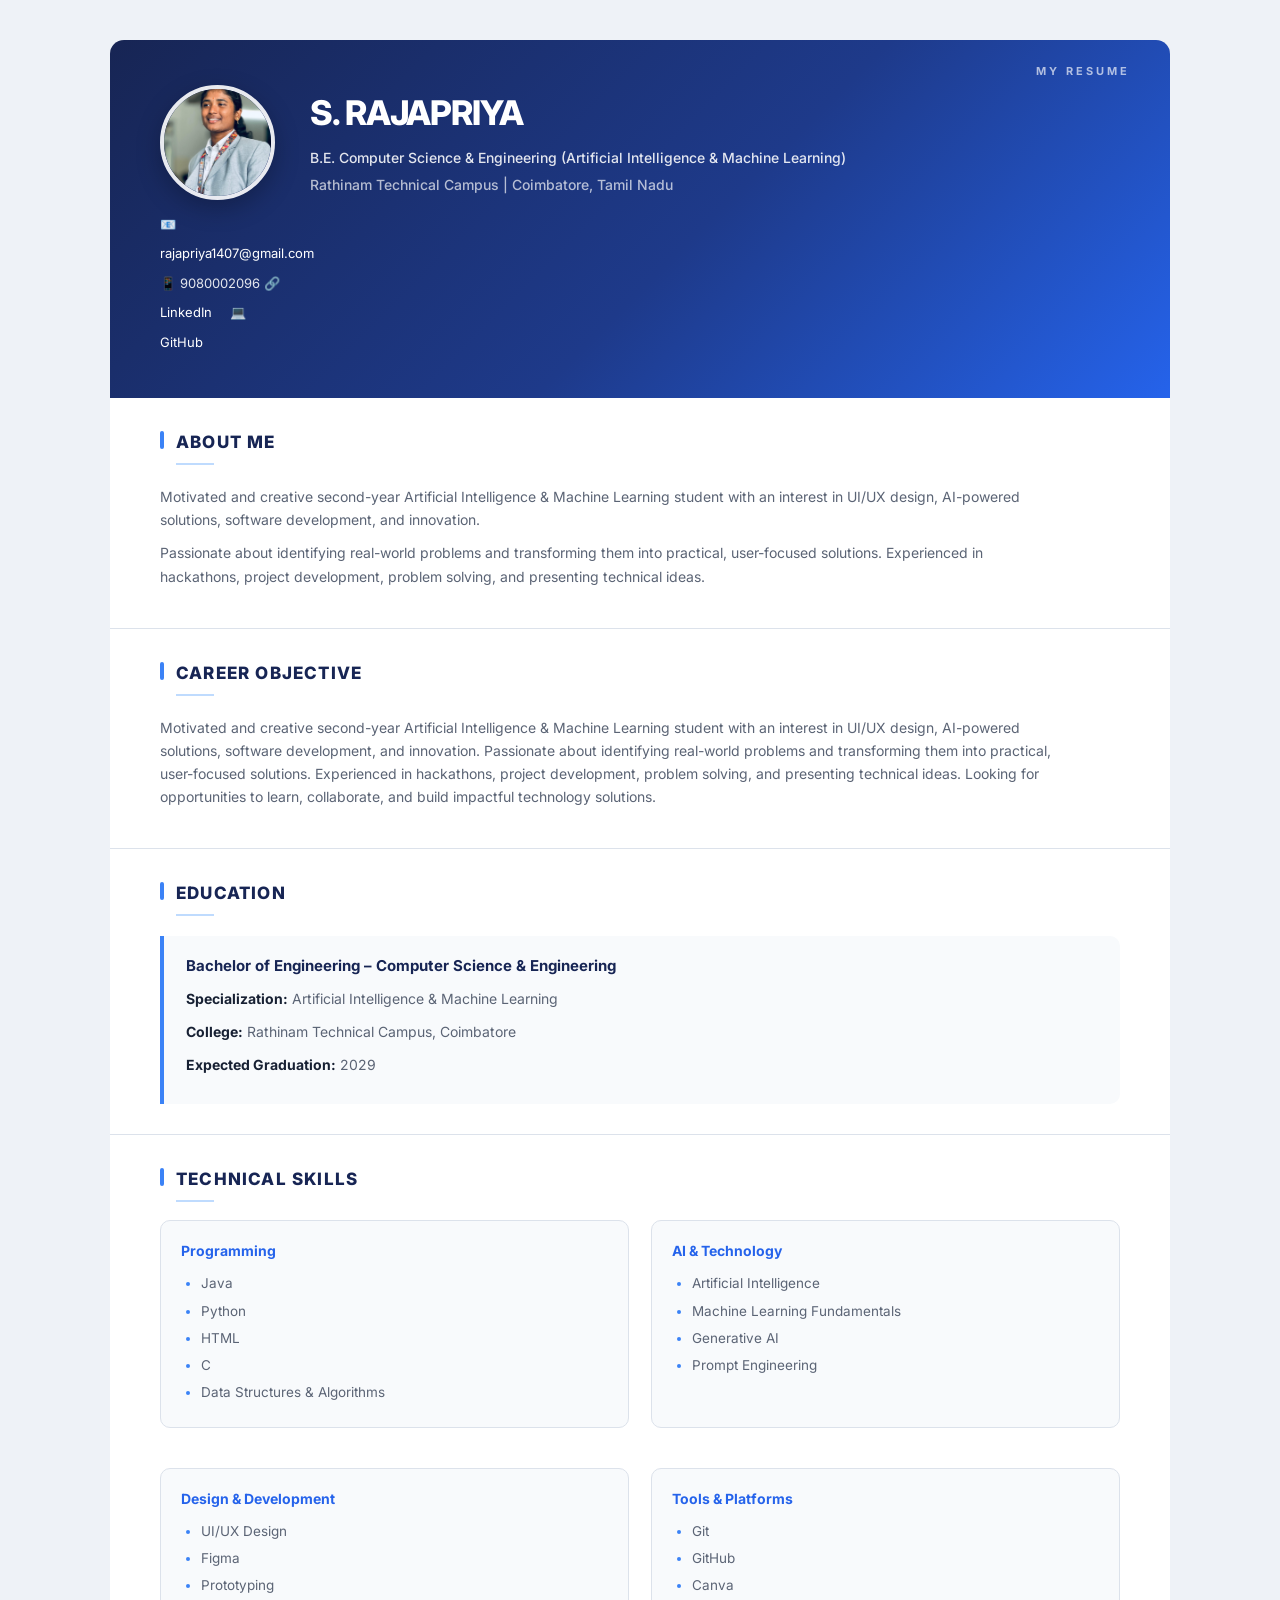
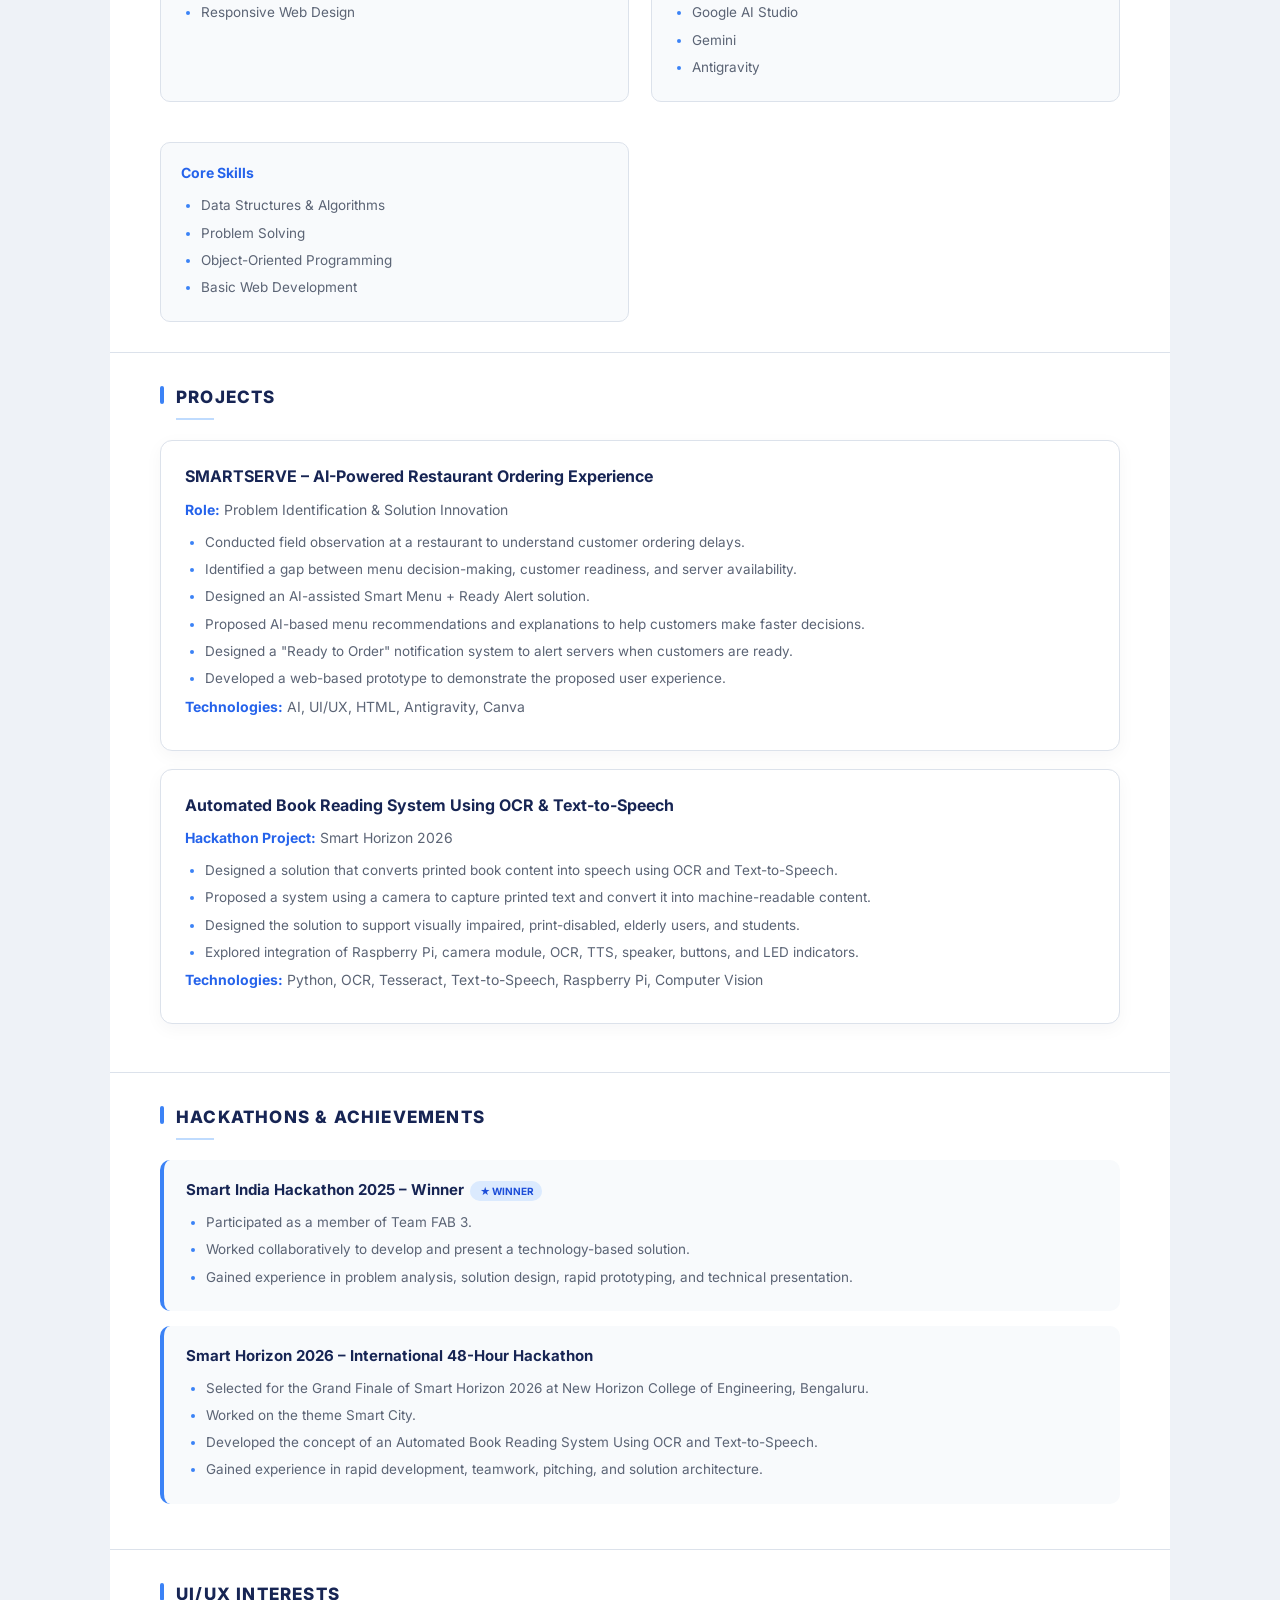
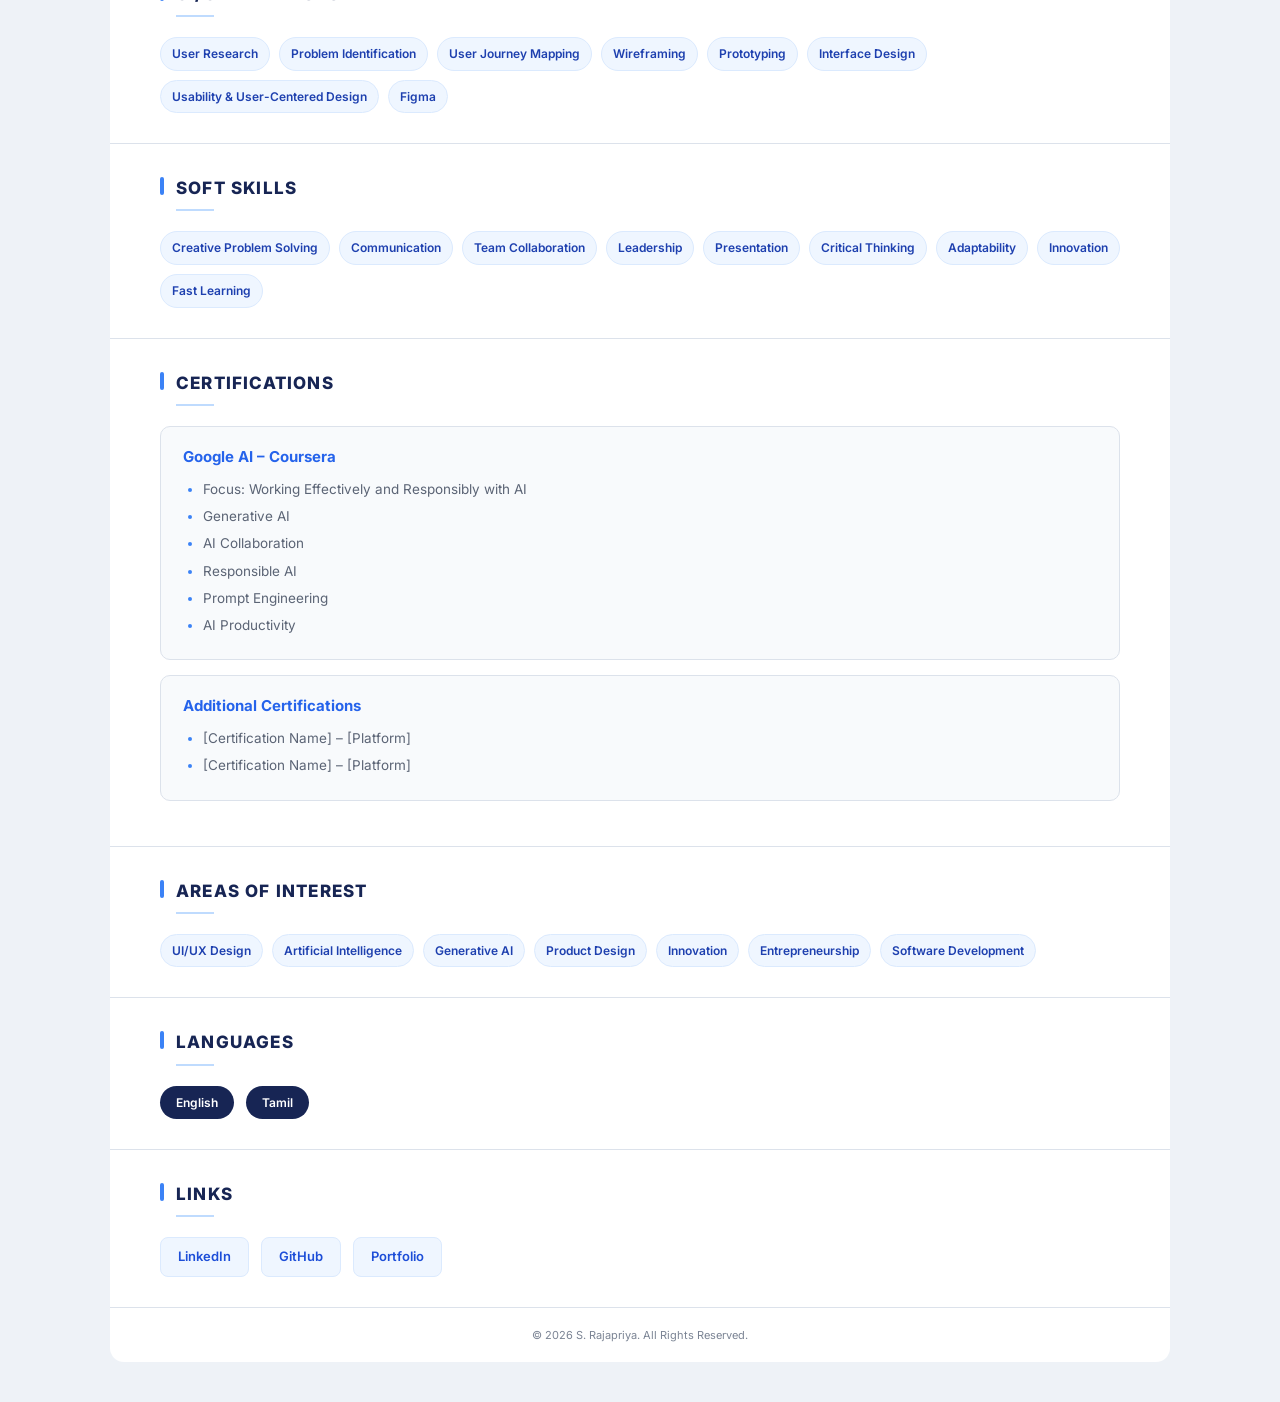
<file: index.html>
<!DOCTYPE html>
<html lang="en">

<head>
    <meta charset="UTF-8">
    <meta name="viewport" content="width=device-width, initial-scale=1.0">
    <title>Rajapriya - Resume</title>
    <link rel="stylesheet" href="style.css">

</head>

<body>

    <!-- Header -->
    <header>
        <h1>MY RESUME</h1>

        <img src="priya.jpeg"
             alt="Rajapriya's photo"
             width="100">

        <h2>S. RAJAPRIYA</h2>

        <p>
            B.E. Computer Science & Engineering
            (Artificial Intelligence & Machine Learning)
        </p>

        <p>
            Rathinam Technical Campus | Coimbatore, Tamil Nadu
        </p>

        <address>
            📧 <a href="mailto:rajapriya1407@gmail.com">
                rajapriya1407@gmail.com
            </a>
            <br>

            📱 9080002096
            <br>

            🔗 <a href="https://www.linkedin.com/" target="_blank">
                LinkedIn
            </a>
            <br>

            💻 <a href="https://github.com/rajapriya1407-boop" target="_blank">
                GitHub
            </a>
        </address>
    </header>


    <!-- About Me -->
    <section>
        <h2>ABOUT ME</h2>

        <p>
            Motivated and creative second-year Artificial Intelligence &
            Machine Learning student with an interest in UI/UX design,
            AI-powered solutions, software development, and innovation.
        </p>

        <p>
            Passionate about identifying real-world problems and transforming
            them into practical, user-focused solutions. Experienced in
            hackathons, project development, problem solving, and presenting
            technical ideas.
        </p>
    </section>


    <!-- Career Objective -->
    <section>
        <h2>CAREER OBJECTIVE</h2>

        <p>
            Motivated and creative second-year Artificial Intelligence &
            Machine Learning student with an interest in UI/UX design,
            AI-powered solutions, software development, and innovation.
            Passionate about identifying real-world problems and transforming
            them into practical, user-focused solutions. Experienced in
            hackathons, project development, problem solving, and presenting
            technical ideas. Looking for opportunities to learn, collaborate,
            and build impactful technology solutions.
        </p>
    </section>


    <!-- Education -->
    <section>
        <h2>EDUCATION</h2>

        <article>
            <h3>Bachelor of Engineering – Computer Science & Engineering</h3>

            <p>
                <strong>Specialization:</strong>
                Artificial Intelligence & Machine Learning
            </p>

            <p>
                <strong>College:</strong>
                Rathinam Technical Campus, Coimbatore
            </p>

            <p>
                <strong>Expected Graduation:</strong> 2029
            </p>
        </article>
    </section>


    <!-- Technical Skills -->
    <section>
        <h2>TECHNICAL SKILLS</h2>

        <article>
            <h3>Programming</h3>
            <ul>
                <li>Java</li>
                <li>Python</li>
                <li>HTML</li>
                <li>C</li>
                <li>Data Structures & Algorithms</li>
            </ul>
        </article>

        <article>
            <h3>AI & Technology</h3>
            <ul>
                <li>Artificial Intelligence</li>
                <li>Machine Learning Fundamentals</li>
                <li>Generative AI</li>
                <li>Prompt Engineering</li>
            </ul>
        </article>

        <article>
            <h3>Design & Development</h3>
            <ul>
                <li>UI/UX Design</li>
                <li>Figma</li>
                <li>Prototyping</li>
                <li>Responsive Web Design</li>
            </ul>
        </article>

        <article>
            <h3>Tools & Platforms</h3>
            <ul>
                <li>Git</li>
                <li>GitHub</li>
                <li>Canva</li>
                <li>Google AI Studio</li>
                <li>Gemini</li>
                <li>Antigravity</li>
            </ul>
        </article>

        <article>
            <h3>Core Skills</h3>
            <ul>
                <li>Data Structures & Algorithms</li>
                <li>Problem Solving</li>
                <li>Object-Oriented Programming</li>
                <li>Basic Web Development</li>
            </ul>
        </article>
    </section>


    <!-- Projects -->
    <section>
        <h2>PROJECTS</h2>

        <article>
            <h3>SMARTSERVE – AI-Powered Restaurant Ordering Experience</h3>

            <p>
                <strong>Role:</strong>
                Problem Identification & Solution Innovation
            </p>

            <ul>
                <li>
                    Conducted field observation at a restaurant to understand
                    customer ordering delays.
                </li>

                <li>
                    Identified a gap between menu decision-making,
                    customer readiness, and server availability.
                </li>

                <li>
                    Designed an AI-assisted Smart Menu + Ready Alert solution.
                </li>

                <li>
                    Proposed AI-based menu recommendations and explanations
                    to help customers make faster decisions.
                </li>

                <li>
                    Designed a "Ready to Order" notification system to alert
                    servers when customers are ready.
                </li>

                <li>
                    Developed a web-based prototype to demonstrate the
                    proposed user experience.
                </li>
            </ul>

            <p>
                <strong>Technologies:</strong>
                AI, UI/UX, HTML, Antigravity, Canva
            </p>
        </article>


        <article>
            <h3>
                Automated Book Reading System Using OCR & Text-to-Speech
            </h3>

            <p>
                <strong>Hackathon Project:</strong>
                Smart Horizon 2026
            </p>

            <ul>
                <li>
                    Designed a solution that converts printed book content
                    into speech using OCR and Text-to-Speech.
                </li>

                <li>
                    Proposed a system using a camera to capture printed text
                    and convert it into machine-readable content.
                </li>

                <li>
                    Designed the solution to support visually impaired,
                    print-disabled, elderly users, and students.
                </li>

                <li>
                    Explored integration of Raspberry Pi, camera module,
                    OCR, TTS, speaker, buttons, and LED indicators.
                </li>
            </ul>

            <p>
                <strong>Technologies:</strong>
                Python, OCR, Tesseract, Text-to-Speech,
                Raspberry Pi, Computer Vision
            </p>
        </article>
    </section>


    <!-- Hackathons and Achievements -->
    <section>
        <h2>HACKATHONS & ACHIEVEMENTS</h2>

        <article>
            <h3>Smart India Hackathon 2025 – Winner</h3>

            <ul>
                <li>
                    Participated as a member of Team FAB 3.
                </li>

                <li>
                    Worked collaboratively to develop and present
                    a technology-based solution.
                </li>

                <li>
                    Gained experience in problem analysis, solution design,
                    rapid prototyping, and technical presentation.
                </li>
            </ul>
        </article>

        <article>
            <h3>
                Smart Horizon 2026 – International 48-Hour Hackathon
            </h3>

            <ul>
                <li>
                    Selected for the Grand Finale of Smart Horizon 2026
                    at New Horizon College of Engineering, Bengaluru.
                </li>

                <li>
                    Worked on the theme Smart City.
                </li>

                <li>
                    Developed the concept of an Automated Book Reading
                    System Using OCR and Text-to-Speech.
                </li>

                <li>
                    Gained experience in rapid development, teamwork,
                    pitching, and solution architecture.
                </li>
            </ul>
        </article>
    </section>


    <!-- UI/UX Interests -->
    <section>
        <h2>UI/UX INTERESTS</h2>

        <ul>
            <li>User Research</li>
            <li>Problem Identification</li>
            <li>User Journey Mapping</li>
            <li>Wireframing</li>
            <li>Prototyping</li>
            <li>Interface Design</li>
            <li>Usability & User-Centered Design</li>
            <li>Figma</li>
        </ul>
    </section>


    <!-- Soft Skills -->
    <section>
        <h2>SOFT SKILLS</h2>

        <ul>
            <li>Creative Problem Solving</li>
            <li>Communication</li>
            <li>Team Collaboration</li>
            <li>Leadership</li>
            <li>Presentation</li>
            <li>Critical Thinking</li>
            <li>Adaptability</li>
            <li>Innovation</li>
            <li>Fast Learning</li>
        </ul>
    </section>


    <!-- Certifications -->
    <section>
        <h2>CERTIFICATIONS</h2>

        <article>
            <h3>Google AI – Coursera</h3>

            <ul>
                <li>
                    Focus: Working Effectively and Responsibly with AI
                </li>

                <li>
                    Generative AI
                </li>

                <li>
                    AI Collaboration
                </li>

                <li>
                    Responsible AI
                </li>

                <li>
                    Prompt Engineering
                </li>

                <li>
                    AI Productivity
                </li>
            </ul>
        </article>

        <article>
            <h3>Additional Certifications</h3>

            <ul>
                <li>[Certification Name] – [Platform]</li>
                <li>[Certification Name] – [Platform]</li>
            </ul>
        </article>
    </section>


    <!-- Areas of Interest -->
    <section>
        <h2>AREAS OF INTEREST</h2>

        <ul>
            <li>UI/UX Design</li>
            <li>Artificial Intelligence</li>
            <li>Generative AI</li>
            <li>Product Design</li>
            <li>Innovation</li>
            <li>Entrepreneurship</li>
            <li>Software Development</li>
        </ul>
    </section>


    <!-- Languages -->
    <section>
        <h2>LANGUAGES</h2>

        <ul>
            <li>English</li>
            <li>Tamil</li>
        </ul>
    </section>


    <!-- Links -->
    <nav>
        <h2>LINKS</h2>

        <ul>
            <li>
                <a href="https://www.linkedin.com/" target="_blank">
                    LinkedIn
                </a>
            </li>

            <li>
                <a href="https://github.com/rajapriya1407-boop" target="_blank">
                    GitHub
                </a>
            </li>

            <li>
                <a href="#" target="_blank">
                    Portfolio
                </a>
            </li>
        </ul>
    </nav>


    <!-- Footer -->
    <footer>
        <p>&copy; 2026 S. Rajapriya. All Rights Reserved.</p>
    </footer>

</body>

</html>
</file>
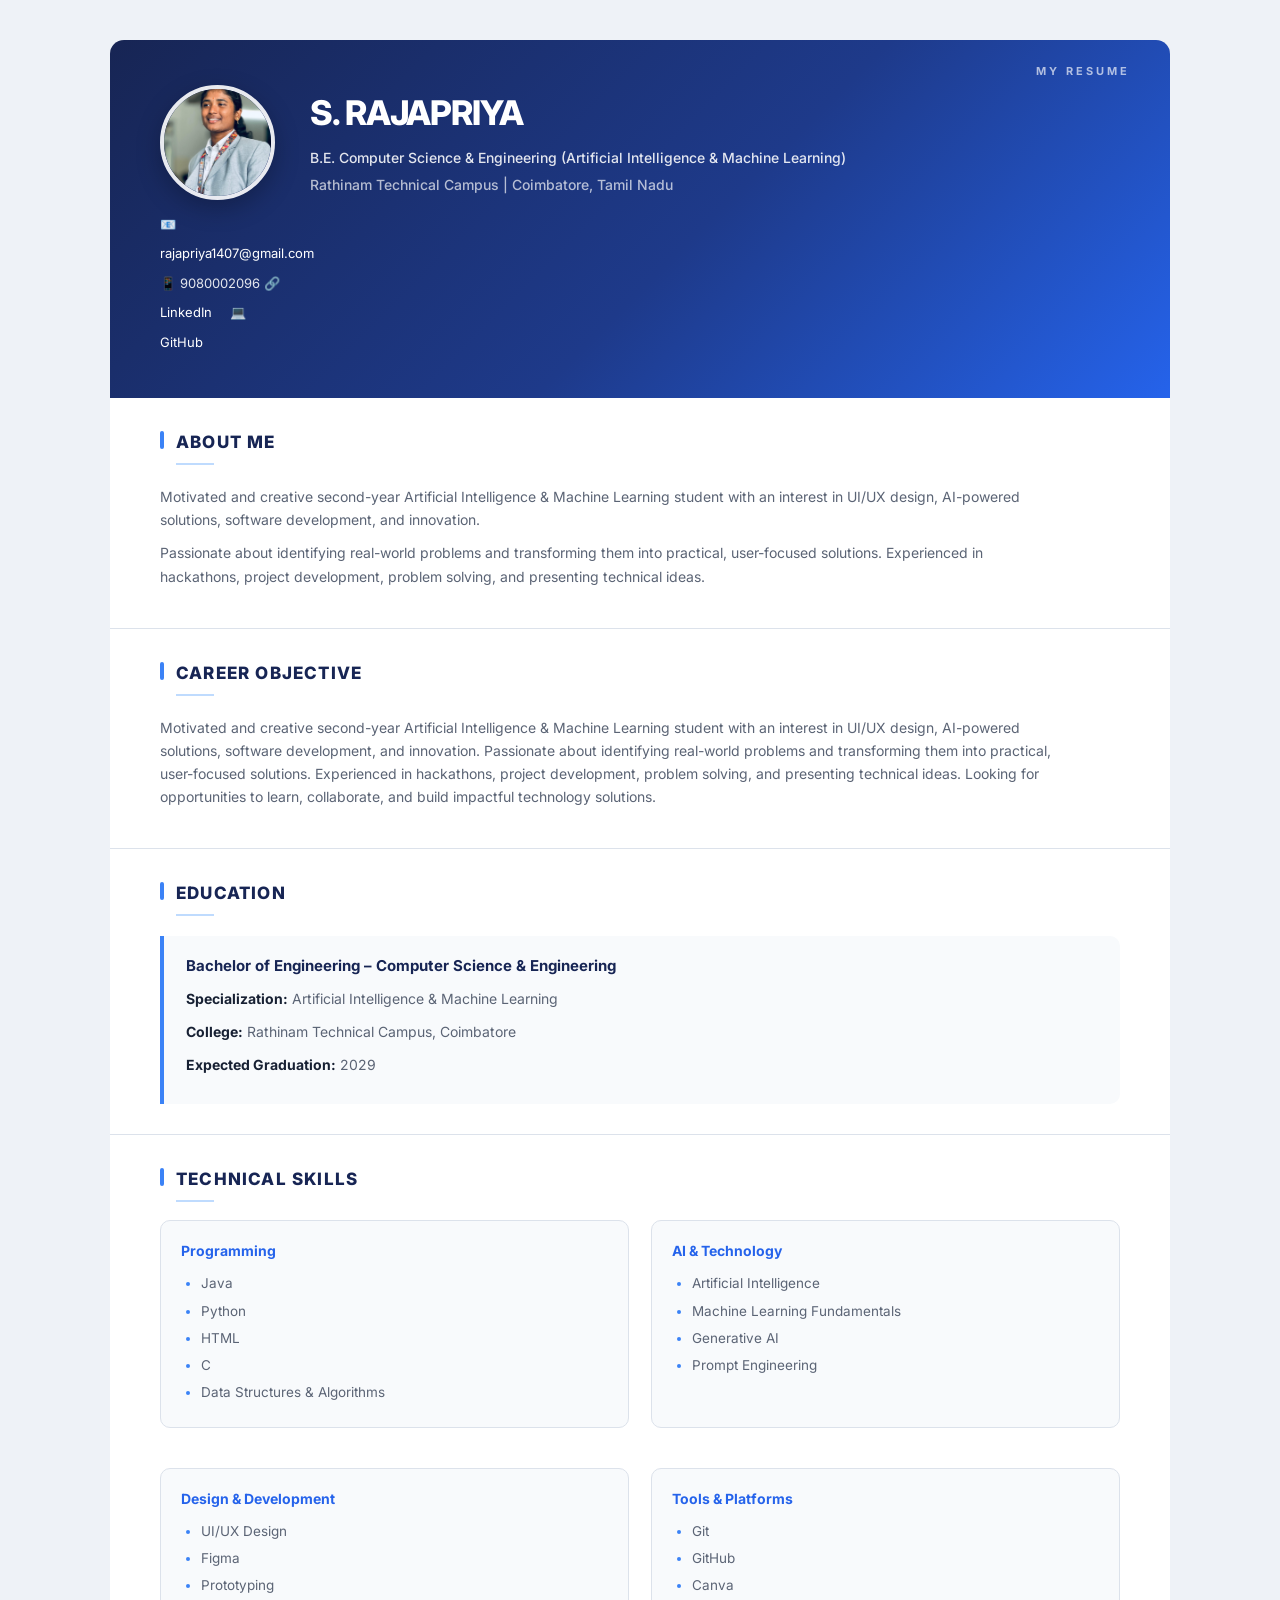
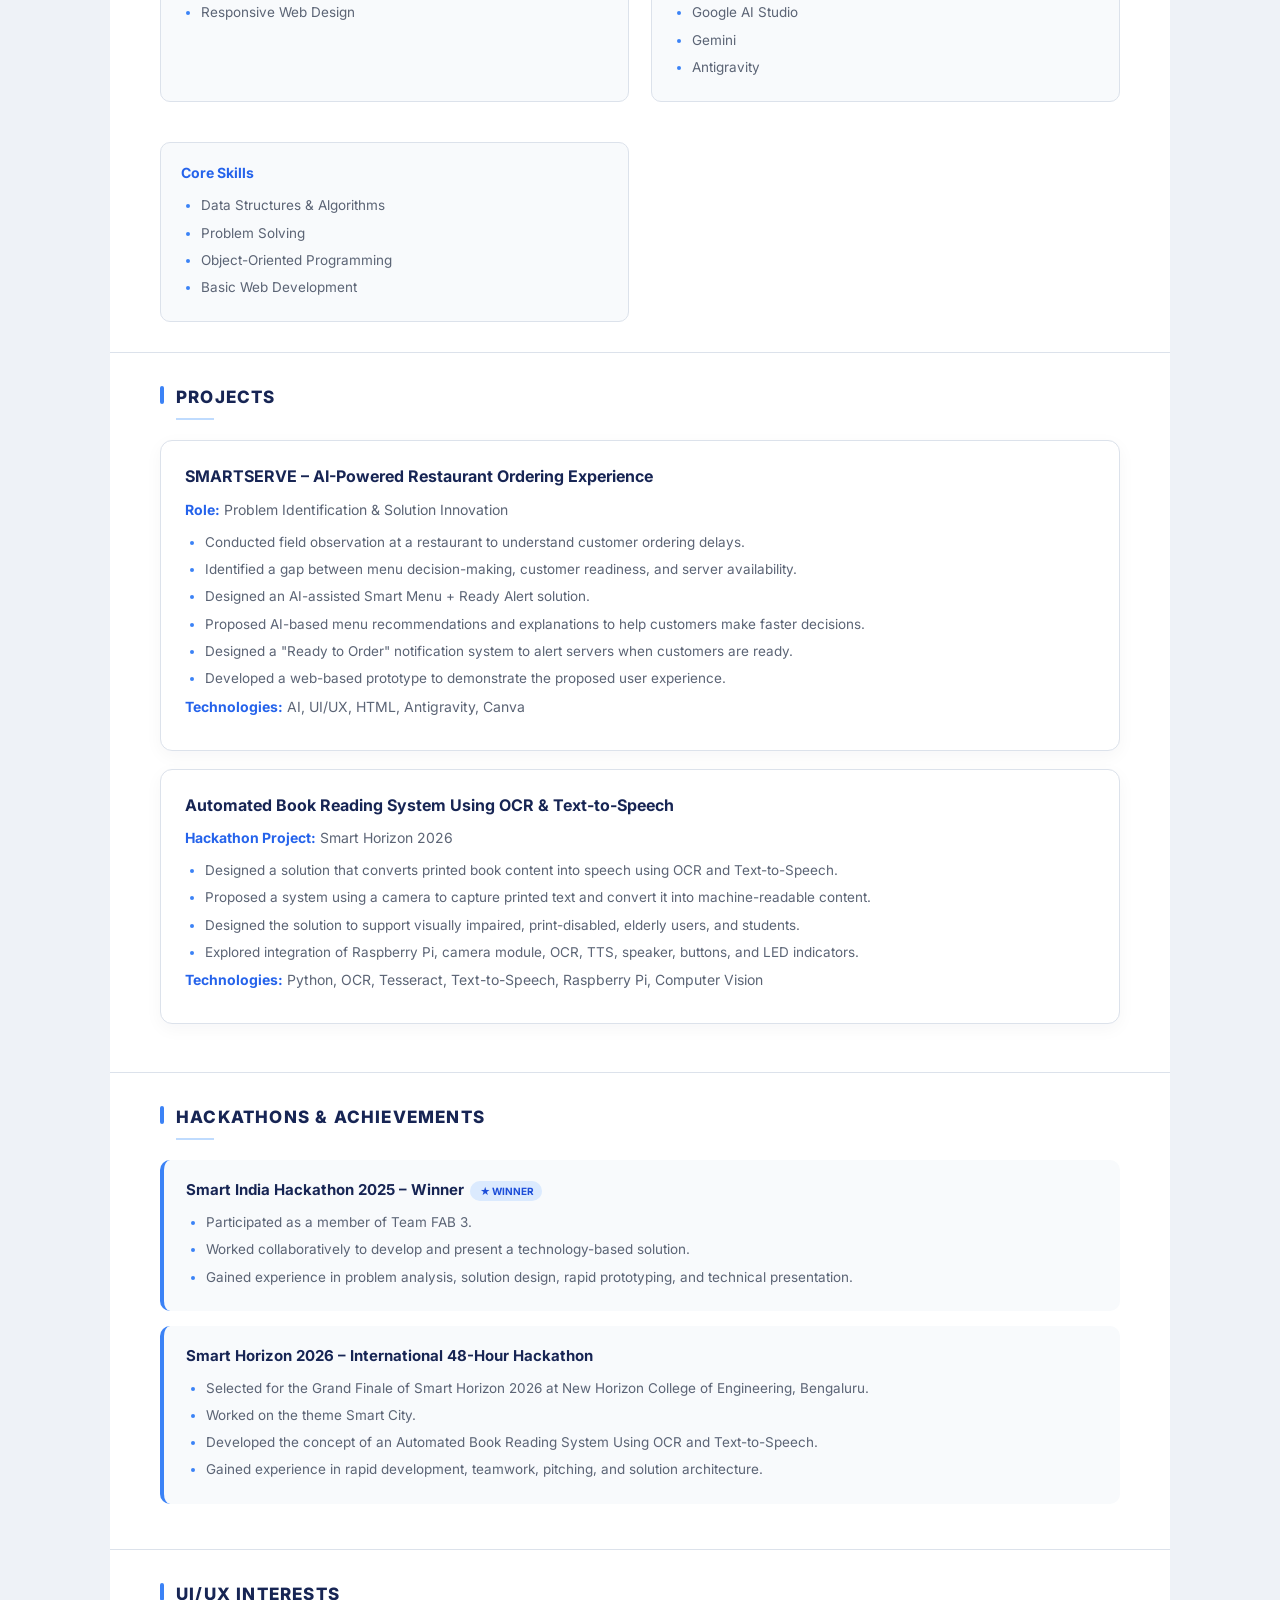
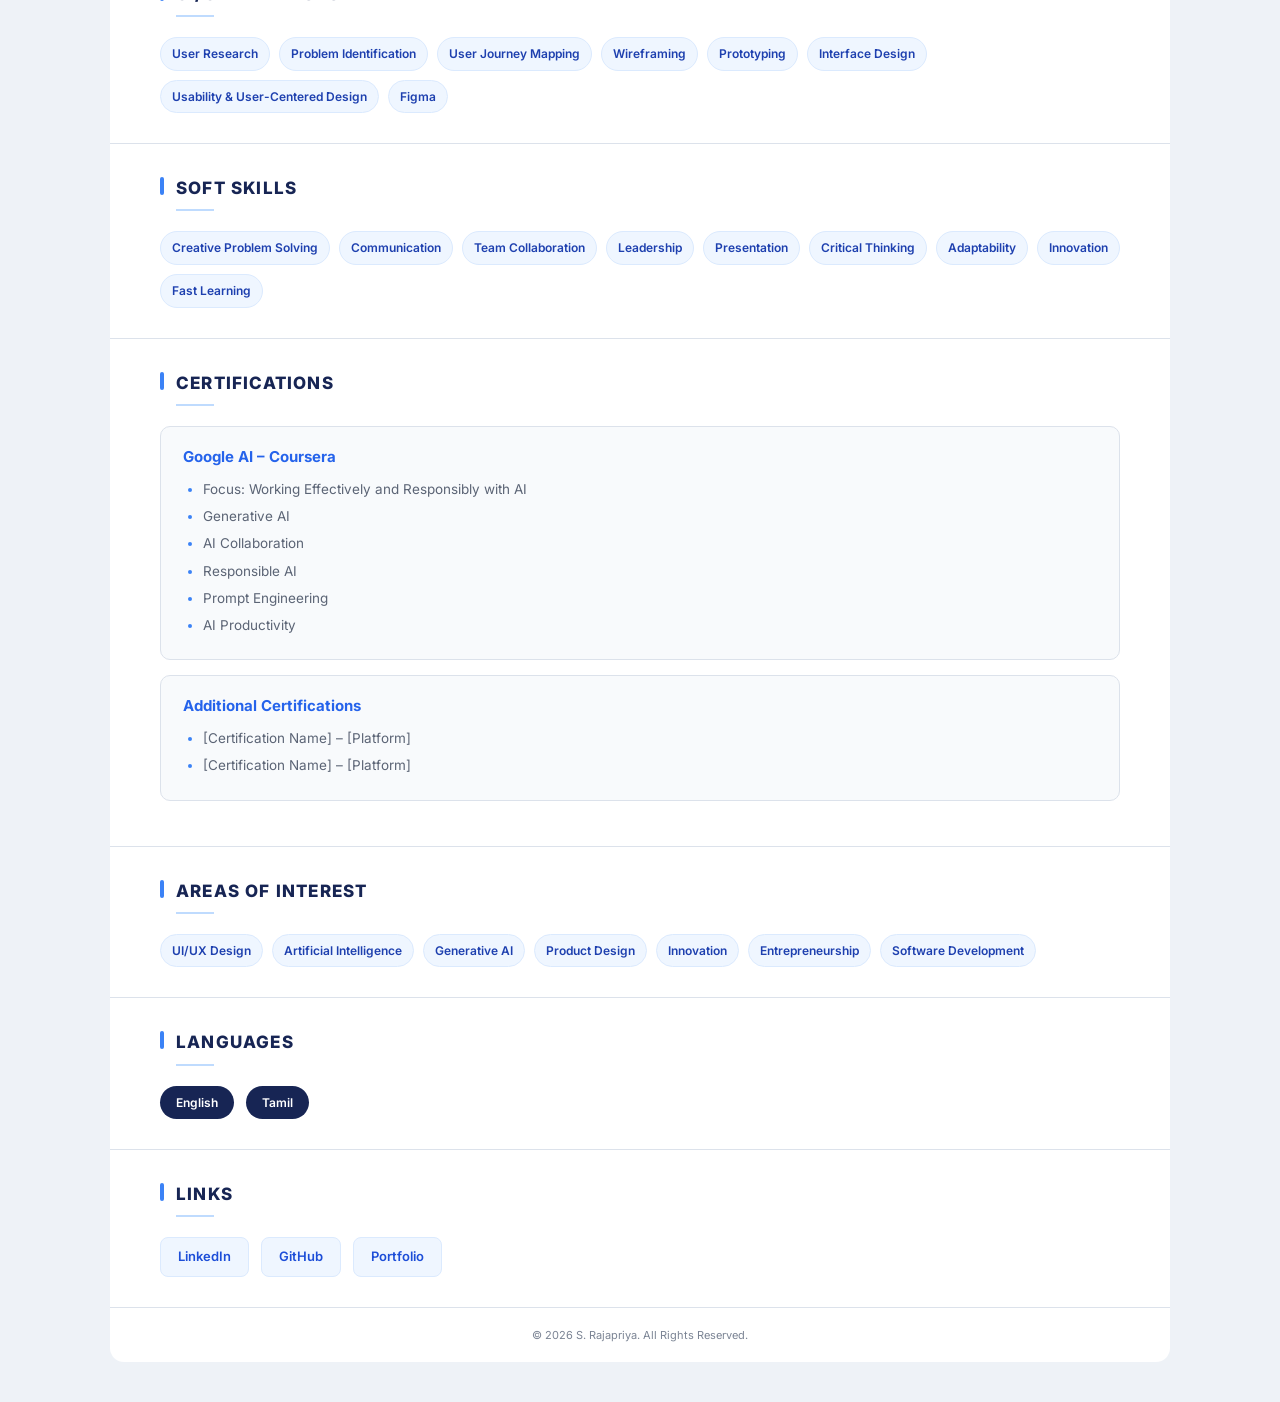
<file: basic.html>
<!DOCTYPE html>
<html lang="en">

<head>
    <meta charset="UTF-8">
    <meta name="viewport" content="width=device-width, initial-scale=1.0">
    <title>Rajapriya - Resume</title>
    <link rel="stylesheet" href="style.css">

</head>

<body>

    <!-- Header -->
    <header>
        <h1>MY RESUME</h1>

        <img src="priya.jpeg"
             alt="Rajapriya's photo"
             width="100">

        <h2>S. RAJAPRIYA</h2>

        <p>
            B.E. Computer Science & Engineering
            (Artificial Intelligence & Machine Learning)
        </p>

        <p>
            Rathinam Technical Campus | Coimbatore, Tamil Nadu
        </p>

        <address>
            📧 <a href="mailto:rajapriya1407@gmail.com">
                rajapriya1407@gmail.com
            </a>
            <br>

            📱 9080002096
            <br>

            🔗 <a href="https://www.linkedin.com/" target="_blank">
                LinkedIn
            </a>
            <br>

            💻 <a href="https://github.com/rajapriya1407-boop" target="_blank">
                GitHub
            </a>
        </address>
    </header>


    <!-- About Me -->
    <section>
        <h2>ABOUT ME</h2>

        <p>
            Motivated and creative second-year Artificial Intelligence &
            Machine Learning student with an interest in UI/UX design,
            AI-powered solutions, software development, and innovation.
        </p>

        <p>
            Passionate about identifying real-world problems and transforming
            them into practical, user-focused solutions. Experienced in
            hackathons, project development, problem solving, and presenting
            technical ideas.
        </p>
    </section>


    <!-- Career Objective -->
    <section>
        <h2>CAREER OBJECTIVE</h2>

        <p>
            Motivated and creative second-year Artificial Intelligence &
            Machine Learning student with an interest in UI/UX design,
            AI-powered solutions, software development, and innovation.
            Passionate about identifying real-world problems and transforming
            them into practical, user-focused solutions. Experienced in
            hackathons, project development, problem solving, and presenting
            technical ideas. Looking for opportunities to learn, collaborate,
            and build impactful technology solutions.
        </p>
    </section>


    <!-- Education -->
    <section>
        <h2>EDUCATION</h2>

        <article>
            <h3>Bachelor of Engineering – Computer Science & Engineering</h3>

            <p>
                <strong>Specialization:</strong>
                Artificial Intelligence & Machine Learning
            </p>

            <p>
                <strong>College:</strong>
                Rathinam Technical Campus, Coimbatore
            </p>

            <p>
                <strong>Expected Graduation:</strong> 2029
            </p>
        </article>
    </section>


    <!-- Technical Skills -->
    <section>
        <h2>TECHNICAL SKILLS</h2>

        <article>
            <h3>Programming</h3>
            <ul>
                <li>Java</li>
                <li>Python</li>
                <li>HTML</li>
                <li>C</li>
                <li>Data Structures & Algorithms</li>
            </ul>
        </article>

        <article>
            <h3>AI & Technology</h3>
            <ul>
                <li>Artificial Intelligence</li>
                <li>Machine Learning Fundamentals</li>
                <li>Generative AI</li>
                <li>Prompt Engineering</li>
            </ul>
        </article>

        <article>
            <h3>Design & Development</h3>
            <ul>
                <li>UI/UX Design</li>
                <li>Figma</li>
                <li>Prototyping</li>
                <li>Responsive Web Design</li>
            </ul>
        </article>

        <article>
            <h3>Tools & Platforms</h3>
            <ul>
                <li>Git</li>
                <li>GitHub</li>
                <li>Canva</li>
                <li>Google AI Studio</li>
                <li>Gemini</li>
                <li>Antigravity</li>
            </ul>
        </article>

        <article>
            <h3>Core Skills</h3>
            <ul>
                <li>Data Structures & Algorithms</li>
                <li>Problem Solving</li>
                <li>Object-Oriented Programming</li>
                <li>Basic Web Development</li>
            </ul>
        </article>
    </section>


    <!-- Projects -->
    <section>
        <h2>PROJECTS</h2>

        <article>
            <h3>SMARTSERVE – AI-Powered Restaurant Ordering Experience</h3>

            <p>
                <strong>Role:</strong>
                Problem Identification & Solution Innovation
            </p>

            <ul>
                <li>
                    Conducted field observation at a restaurant to understand
                    customer ordering delays.
                </li>

                <li>
                    Identified a gap between menu decision-making,
                    customer readiness, and server availability.
                </li>

                <li>
                    Designed an AI-assisted Smart Menu + Ready Alert solution.
                </li>

                <li>
                    Proposed AI-based menu recommendations and explanations
                    to help customers make faster decisions.
                </li>

                <li>
                    Designed a "Ready to Order" notification system to alert
                    servers when customers are ready.
                </li>

                <li>
                    Developed a web-based prototype to demonstrate the
                    proposed user experience.
                </li>
            </ul>

            <p>
                <strong>Technologies:</strong>
                AI, UI/UX, HTML, Antigravity, Canva
            </p>
        </article>


        <article>
            <h3>
                Automated Book Reading System Using OCR & Text-to-Speech
            </h3>

            <p>
                <strong>Hackathon Project:</strong>
                Smart Horizon 2026
            </p>

            <ul>
                <li>
                    Designed a solution that converts printed book content
                    into speech using OCR and Text-to-Speech.
                </li>

                <li>
                    Proposed a system using a camera to capture printed text
                    and convert it into machine-readable content.
                </li>

                <li>
                    Designed the solution to support visually impaired,
                    print-disabled, elderly users, and students.
                </li>

                <li>
                    Explored integration of Raspberry Pi, camera module,
                    OCR, TTS, speaker, buttons, and LED indicators.
                </li>
            </ul>

            <p>
                <strong>Technologies:</strong>
                Python, OCR, Tesseract, Text-to-Speech,
                Raspberry Pi, Computer Vision
            </p>
        </article>
    </section>


    <!-- Hackathons and Achievements -->
    <section>
        <h2>HACKATHONS & ACHIEVEMENTS</h2>

        <article>
            <h3>Smart India Hackathon 2025 – Winner</h3>

            <ul>
                <li>
                    Participated as a member of Team FAB 3.
                </li>

                <li>
                    Worked collaboratively to develop and present
                    a technology-based solution.
                </li>

                <li>
                    Gained experience in problem analysis, solution design,
                    rapid prototyping, and technical presentation.
                </li>
            </ul>
        </article>

        <article>
            <h3>
                Smart Horizon 2026 – International 48-Hour Hackathon
            </h3>

            <ul>
                <li>
                    Selected for the Grand Finale of Smart Horizon 2026
                    at New Horizon College of Engineering, Bengaluru.
                </li>

                <li>
                    Worked on the theme Smart City.
                </li>

                <li>
                    Developed the concept of an Automated Book Reading
                    System Using OCR and Text-to-Speech.
                </li>

                <li>
                    Gained experience in rapid development, teamwork,
                    pitching, and solution architecture.
                </li>
            </ul>
        </article>
    </section>


    <!-- UI/UX Interests -->
    <section>
        <h2>UI/UX INTERESTS</h2>

        <ul>
            <li>User Research</li>
            <li>Problem Identification</li>
            <li>User Journey Mapping</li>
            <li>Wireframing</li>
            <li>Prototyping</li>
            <li>Interface Design</li>
            <li>Usability & User-Centered Design</li>
            <li>Figma</li>
        </ul>
    </section>


    <!-- Soft Skills -->
    <section>
        <h2>SOFT SKILLS</h2>

        <ul>
            <li>Creative Problem Solving</li>
            <li>Communication</li>
            <li>Team Collaboration</li>
            <li>Leadership</li>
            <li>Presentation</li>
            <li>Critical Thinking</li>
            <li>Adaptability</li>
            <li>Innovation</li>
            <li>Fast Learning</li>
        </ul>
    </section>


    <!-- Certifications -->
    <section>
        <h2>CERTIFICATIONS</h2>

        <article>
            <h3>Google AI – Coursera</h3>

            <ul>
                <li>
                    Focus: Working Effectively and Responsibly with AI
                </li>

                <li>
                    Generative AI
                </li>

                <li>
                    AI Collaboration
                </li>

                <li>
                    Responsible AI
                </li>

                <li>
                    Prompt Engineering
                </li>

                <li>
                    AI Productivity
                </li>
            </ul>
        </article>

        <article>
            <h3>Additional Certifications</h3>

            <ul>
                <li>[Certification Name] – [Platform]</li>
                <li>[Certification Name] – [Platform]</li>
            </ul>
        </article>
    </section>


    <!-- Areas of Interest -->
    <section>
        <h2>AREAS OF INTEREST</h2>

        <ul>
            <li>UI/UX Design</li>
            <li>Artificial Intelligence</li>
            <li>Generative AI</li>
            <li>Product Design</li>
            <li>Innovation</li>
            <li>Entrepreneurship</li>
            <li>Software Development</li>
        </ul>
    </section>


    <!-- Languages -->
    <section>
        <h2>LANGUAGES</h2>

        <ul>
            <li>English</li>
            <li>Tamil</li>
        </ul>
    </section>


    <!-- Links -->
    <nav>
        <h2>LINKS</h2>

        <ul>
            <li>
                <a href="https://www.linkedin.com/" target="_blank">
                    LinkedIn
                </a>
            </li>

            <li>
                <a href="https://github.com/rajapriya1407-boop" target="_blank">
                    GitHub
                </a>
            </li>

            <li>
                <a href="#" target="_blank">
                    Portfolio
                </a>
            </li>
        </ul>
    </nav>


    <!-- Footer -->
    <footer>
        <p>&copy; 2026 S. Rajapriya. All Rights Reserved.</p>
    </footer>

</body>

</html>
</file>
<file: style.css>
/* =========================================================
   S. RAJAPRIYA — PROFESSIONAL RESUME
   Modern | ATS Friendly | Responsive | Print Ready
   ========================================================= */

/* ---------- GOOGLE FONT ---------- */
@import url('https://fonts.googleapis.com/css2?family=Inter:wght@400;500;600;700;800&display=swap');


/* ---------- ROOT VARIABLES ---------- */
:root {
    --primary: #172554;
    --primary-light: #2563eb;
    --accent: #3b82f6;

    --text: #172033;
    --text-light: #5b6475;

    --background: #eef2f7;
    --white: #ffffff;
    --border: #dce2eb;

    --shadow: 0 10px 30px rgba(15, 23, 42, 0.08);

    --radius: 14px;
}


/* ---------- RESET ---------- */
* {
    margin: 0;
    padding: 0;
    box-sizing: border-box;
}

html {
    scroll-behavior: smooth;
}

body {
    font-family: "Inter", Arial, sans-serif;
    background: var(--background);
    color: var(--text);
    line-height: 1.65;
    font-size: 14px;
}


/* ---------- MAIN RESUME CONTAINER ---------- */

body {
    max-width: 1100px;
    margin: 40px auto;
    padding: 0 20px;
}

body > header,
body > section,
body > nav,
body > footer {
    background: var(--white);
}


/* =========================================================
   HEADER
   ========================================================= */

header {
    position: relative;
    padding: 45px 50px;
    background: linear-gradient(
        135deg,
        #172554 0%,
        #1e3a8a 55%,
        #2563eb 100%
    ) !important;

    color: white;
    border-radius: var(--radius) var(--radius) 0 0;

    display: grid;
    grid-template-columns: 120px 1fr;
    column-gap: 30px;

    align-items: center;
}


/* Profile image */

header img {
    width: 115px;
    height: 115px;

    object-fit: cover;

    border-radius: 50%;

    border: 4px solid rgba(255, 255, 255, 0.9);

    box-shadow: 0 8px 25px rgba(0, 0, 0, 0.25);

    grid-row: span 3;
}


/* Resume title */

header > h1 {
    position: absolute;
    top: 22px;
    right: 40px;

    font-size: 11px;
    font-weight: 700;
    letter-spacing: 3px;

    color: rgba(255, 255, 255, 0.65);
}


/* Name */

header > h2 {
    font-size: 34px;
    font-weight: 800;
    letter-spacing: -1px;

    margin-bottom: 4px;

    color: white;
}


/* Degree */

header > p {
    color: rgba(255, 255, 255, 0.88);

    font-size: 14px;
    font-weight: 500;

    margin-bottom: 3px;
}


/* College */

header > p:nth-of-type(2) {
    color: rgba(255, 255, 255, 0.68);
}


/* Contact */

header address {
    margin-top: 14px;

    font-style: normal;

    display: flex;
    flex-wrap: wrap;
    gap: 8px 18px;

    font-size: 13px;

    color: rgba(255, 255, 255, 0.88);
}


header address br {
    display: none;
}


header address a {
    color: white;
    text-decoration: none;

    transition: 0.25s ease;
}


header address a:hover {
    color: #bfdbfe;
}


/* =========================================================
   GENERAL SECTIONS
   ========================================================= */

section,
nav {
    padding: 30px 50px;

    border-bottom: 1px solid var(--border);
}


/* Section headings */

section > h2,
nav > h2 {
    position: relative;

    font-size: 17px;
    font-weight: 800;

    letter-spacing: 1.2px;

    color: var(--primary);

    margin-bottom: 20px;

    padding-left: 16px;
}


/* Blue line */

section > h2::before,
nav > h2::before {
    content: "";

    position: absolute;

    left: 0;
    top: 3px;

    width: 4px;
    height: 18px;

    background: var(--accent);

    border-radius: 5px;
}


/* Small underline */

section > h2::after,
nav > h2::after {
    content: "";

    display: block;

    width: 38px;
    height: 2px;

    background: #bfdbfe;

    margin-top: 7px;
}


/* =========================================================
   TEXT
   ========================================================= */

p {
    color: var(--text-light);

    margin-bottom: 10px;
}


strong {
    color: var(--text);
    font-weight: 700;
}


/* =========================================================
   ABOUT / OBJECTIVE
   ========================================================= */

section:nth-of-type(1) p,
section:nth-of-type(2) p {
    max-width: 900px;

    font-size: 14px;
}


/* =========================================================
   EDUCATION
   ========================================================= */

article {
    margin-bottom: 22px;
}

article:last-child {
    margin-bottom: 0;
}


article h3 {
    color: var(--primary);

    font-size: 15px;
    font-weight: 700;

    margin-bottom: 8px;
}


section:nth-of-type(3) article {
    position: relative;

    padding: 18px 22px;

    background: #f8fafc;

    border-left: 4px solid var(--accent);

    border-radius: 0 10px 10px 0;
}


/* =========================================================
   SKILLS
   ========================================================= */

section:nth-of-type(4) {
    display: grid;

    grid-template-columns: repeat(2, 1fr);

    gap: 18px 22px;
}


section:nth-of-type(4) > h2 {
    grid-column: 1 / -1;

    margin-bottom: 0;
}


section:nth-of-type(4) article {
    background: #f8fafc;

    border: 1px solid var(--border);

    padding: 18px 20px;

    border-radius: 10px;

    transition: all 0.25s ease;
}


section:nth-of-type(4) article:hover {
    transform: translateY(-3px);

    border-color: #bfdbfe;

    box-shadow: 0 8px 20px rgba(37, 99, 235, 0.08);
}


section:nth-of-type(4) article h3 {
    font-size: 14px;

    color: var(--primary-light);

    margin-bottom: 10px;
}


/* =========================================================
   LISTS
   ========================================================= */

ul {
    padding-left: 20px;
}


li {
    color: var(--text-light);

    margin-bottom: 5px;

    font-size: 13.5px;
}


li::marker {
    color: var(--accent);
}


/* =========================================================
   PROJECTS
   ========================================================= */

section:nth-of-type(5) article {
    position: relative;

    padding: 22px 24px;

    margin-bottom: 18px;

    border: 1px solid var(--border);

    border-radius: 12px;

    background: white;

    box-shadow: 0 5px 18px rgba(15, 23, 42, 0.04);

    transition: 0.25s ease;
}


section:nth-of-type(5) article:hover {
    transform: translateY(-3px);

    box-shadow: var(--shadow);

    border-color: #bfdbfe;
}


section:nth-of-type(5) article h3 {
    font-size: 16px;

    color: var(--primary);

    margin-bottom: 8px;
}


section:nth-of-type(5) article p strong {
    color: var(--primary-light);
}


/* =========================================================
   HACKATHONS
   ========================================================= */

section:nth-of-type(6) article {
    padding: 18px 22px;

    margin-bottom: 15px;

    border-radius: 10px;

    background: #f8fafc;

    border-left: 4px solid var(--accent);
}


section:nth-of-type(6) article h3 {
    font-size: 15px;

    margin-bottom: 8px;
}


/* Winner highlight */

section:nth-of-type(6) article:first-of-type h3::after {
    content: "  ★ WINNER";

    font-size: 10px;

    color: #1d4ed8;

    background: #dbeafe;

    padding: 4px 8px;

    border-radius: 20px;

    margin-left: 6px;

    vertical-align: middle;
}


/* =========================================================
   UI/UX + SOFT SKILLS + AREAS + LANGUAGES
   ========================================================= */

section:nth-of-type(7),
section:nth-of-type(8),
section:nth-of-type(10),
section:nth-of-type(11) {
    display: block;
}


/* Make skill items look like tags */

section:nth-of-type(7) ul,
section:nth-of-type(8) ul,
section:nth-of-type(10) ul {
    display: flex;

    flex-wrap: wrap;

    gap: 9px;

    padding-left: 0;

    list-style: none;
}


section:nth-of-type(7) li,
section:nth-of-type(8) li,
section:nth-of-type(10) li {
    background: #eff6ff;

    color: #1e40af;

    border: 1px solid #dbeafe;

    padding: 6px 11px;

    border-radius: 20px;

    font-size: 12px;

    font-weight: 600;

    margin: 0;
}


section:nth-of-type(7) li::marker,
section:nth-of-type(8) li::marker,
section:nth-of-type(10) li::marker {
    display: none;
}


/* Languages */

section:nth-of-type(11) ul {
    display: flex;

    gap: 12px;

    padding-left: 0;

    list-style: none;
}


section:nth-of-type(11) li {
    background: #172554;

    color: white;

    padding: 7px 16px;

    border-radius: 20px;

    font-size: 12px;

    font-weight: 600;

    margin: 0;
}


/* =========================================================
   CERTIFICATIONS
   ========================================================= */

section:nth-of-type(9) article {
    padding: 18px 22px;

    background: #f8fafc;

    border: 1px solid var(--border);

    border-radius: 10px;

    margin-bottom: 15px;
}


section:nth-of-type(9) article h3 {
    color: var(--primary-light);
}


/* =========================================================
   LINKS
   ========================================================= */

nav ul {
    display: flex;

    flex-wrap: wrap;

    gap: 12px;

    padding: 0;

    list-style: none;
}


nav li {
    margin: 0;
}


nav a {
    display: inline-block;

    padding: 8px 17px;

    border-radius: 8px;

    background: #eff6ff;

    color: #1d4ed8;

    text-decoration: none;

    font-size: 13px;

    font-weight: 600;

    border: 1px solid #dbeafe;

    transition: 0.25s ease;
}


nav a:hover {
    background: var(--primary-light);

    color: white;

    border-color: var(--primary-light);

    transform: translateY(-2px);
}


/* =========================================================
   FOOTER
   ========================================================= */

footer {
    padding: 18px 50px;

    text-align: center;

    border-radius: 0 0 var(--radius) var(--radius);
}


footer p {
    margin: 0;

    font-size: 11px;

    color: #7b8494;
}


/* =========================================================
   RESPONSIVE DESIGN
   ========================================================= */

@media (max-width: 768px) {

    body {
        margin: 15px auto;

        padding: 0 10px;

        font-size: 13px;
    }


    header {
        padding: 35px 25px;

        grid-template-columns: 1fr;

        text-align: center;

        justify-items: center;
    }


    header img {
        grid-row: auto;

        margin-bottom: 15px;
    }


    header > h1 {
        position: static;

        margin-bottom: 15px;
    }


    header > h2 {
        font-size: 27px;
    }


    header address {
        justify-content: center;

        gap: 7px 12px;
    }


    section,
    nav {
        padding: 25px;
    }


    section:nth-of-type(4) {
        grid-template-columns: 1fr;
    }


    section:nth-of-type(4) > h2 {
        grid-column: auto;
    }


    section:nth-of-type(5) article {
        padding: 18px;
    }
}


/* =========================================================
   PRINT / PDF VERSION
   ========================================================= */

@media print {

    @page {
        size: A4;
        margin: 10mm;
    }


    body {
        margin: 0;

        padding: 0;

        max-width: none;

        background: white;

        font-size: 10.5px;

        line-height: 1.45;
    }


    header {
        border-radius: 0;

        padding: 25px 30px;

        break-inside: avoid;
    }


    header img {
        width: 90px;
        height: 90px;
    }


    header > h2 {
        font-size: 25px;
    }


    section,
    nav {
        padding: 18px 30px;

        break-inside: avoid;
    }


    section > h2,
    nav > h2 {
        font-size: 14px;

        margin-bottom: 10px;
    }


    article {
        break-inside: avoid;
    }


    section:nth-of-type(4) {
        grid-template-columns: repeat(2, 1fr);

        gap: 10px;
    }


    section:nth-of-type(4) article {
        padding: 10px 12px;
    }


    section:nth-of-type(5) article {
        padding: 12px 15px;

        margin-bottom: 10px;

        box-shadow: none;
    }


    section:nth-of-type(6) article,
    section:nth-of-type(9) article {
        padding: 10px 15px;
    }


    footer {
        padding: 10px;

        border-radius: 0;
    }


    nav {
        display: none;
    }


    a {
        color: inherit;

        text-decoration: none;
    }
}
</file>
